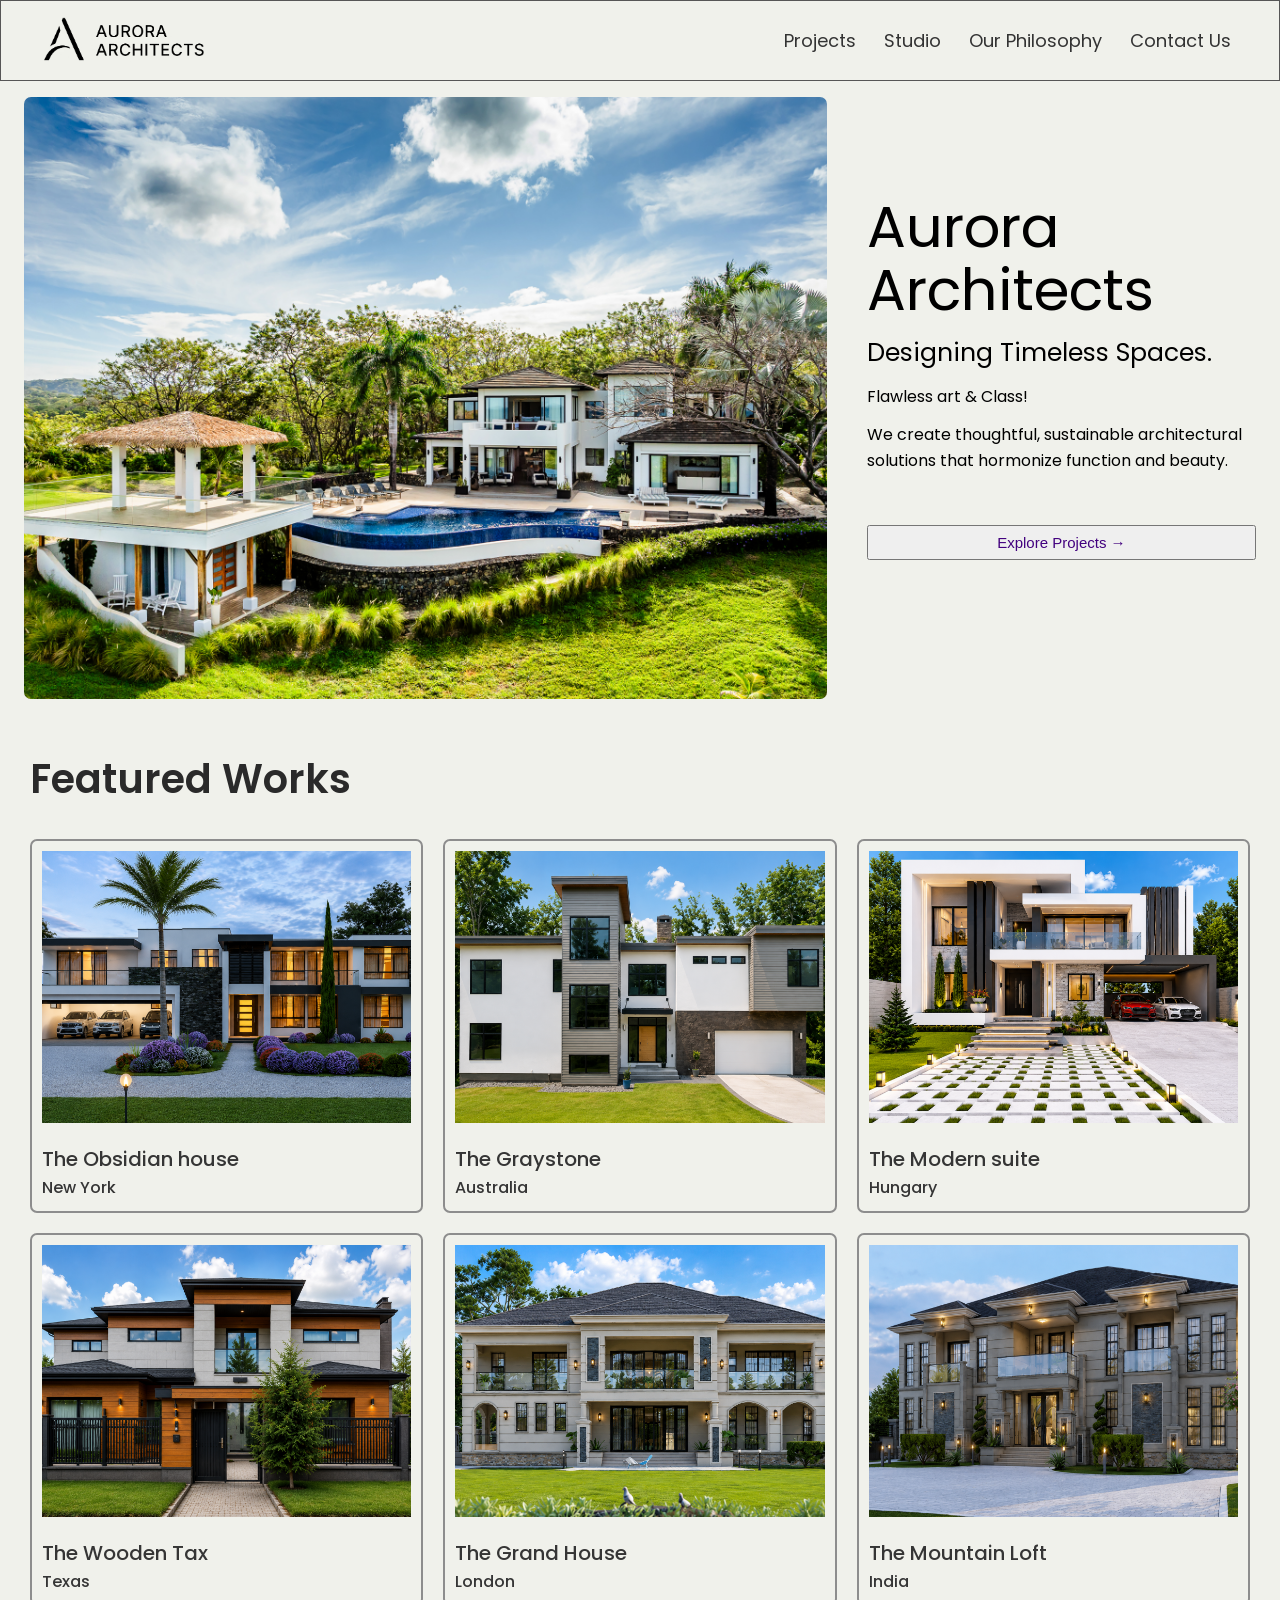
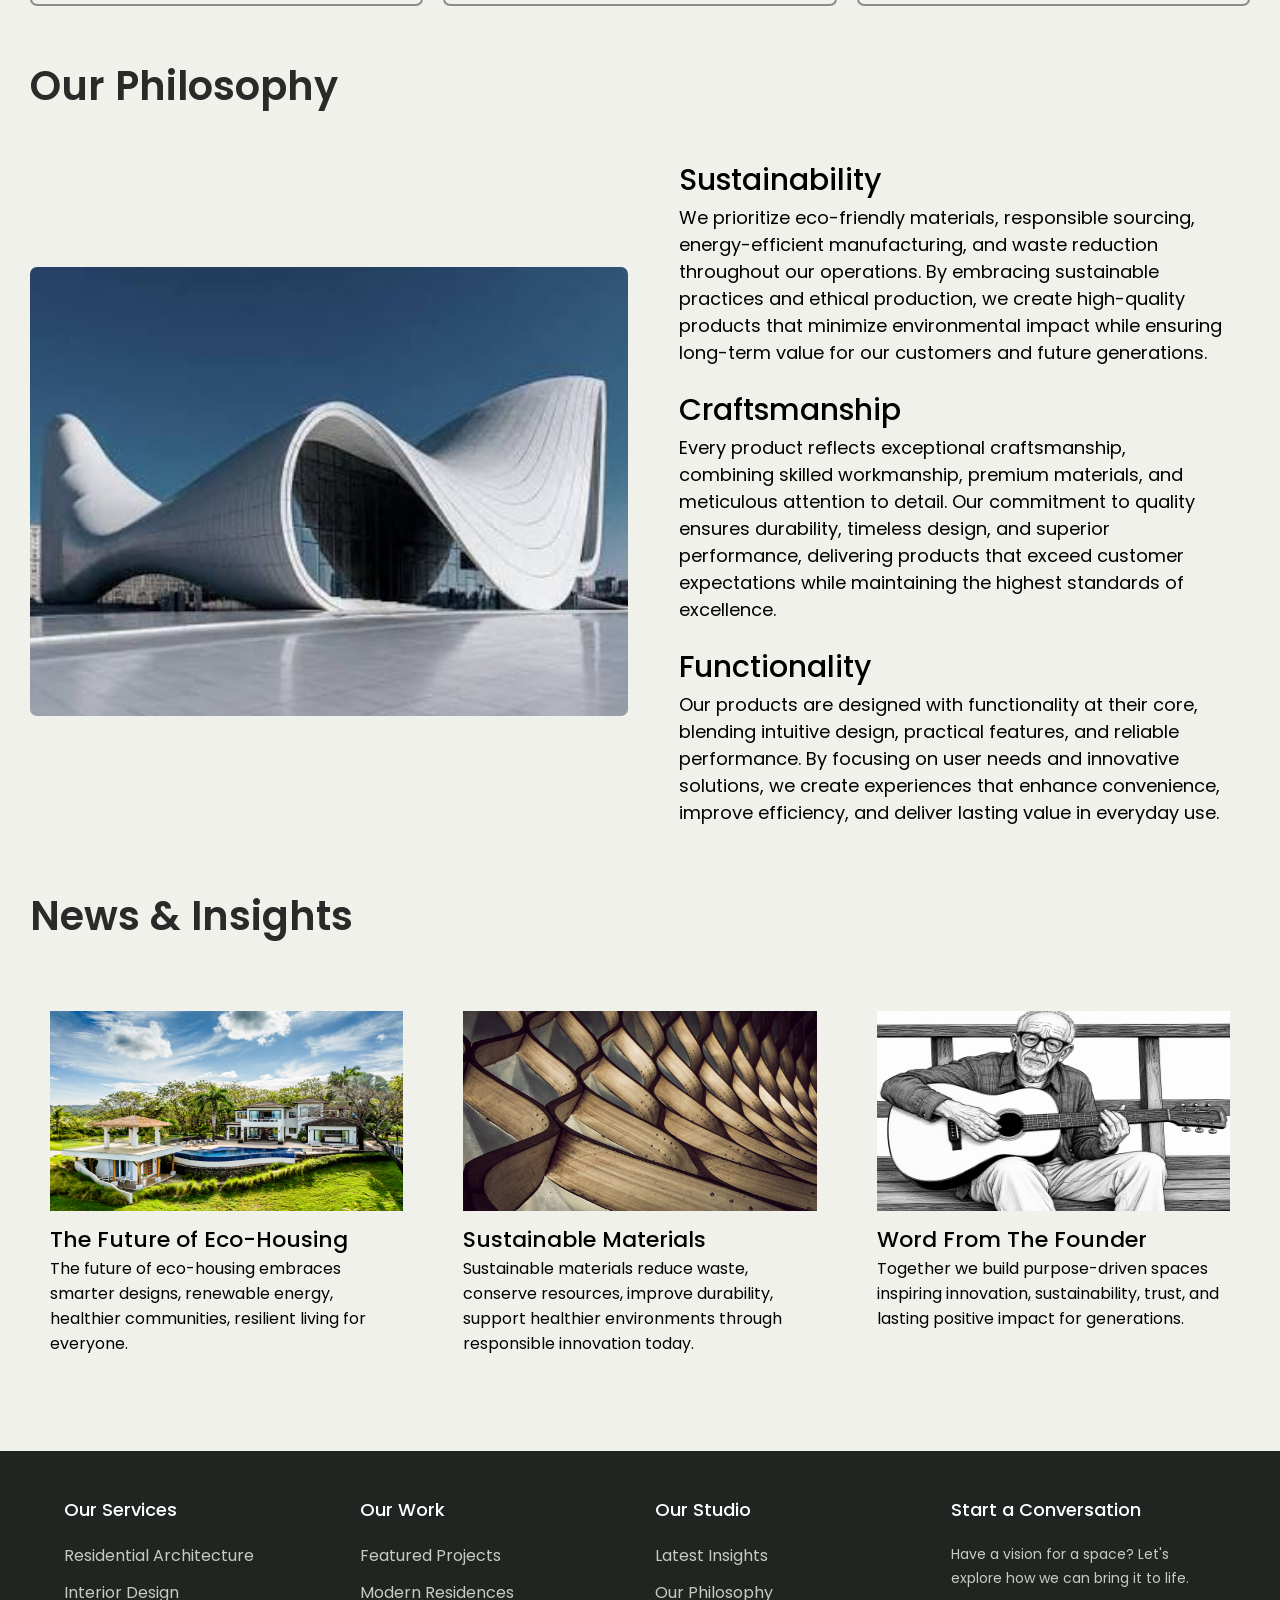
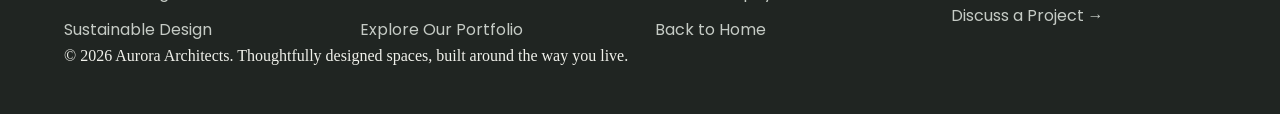
<file: index.html>
<!doctype html>
<html lang="en">
  <head>
    <meta charset="UTF-8" />
    <meta name="viewport" content="width=device-width, initial-scale=1.0" />
    <title>Aurora Architects</title>
    <link rel="stylesheet" href="./style.css" />
  </head>
  <body>
    
<div class="navbar">
  <a href="#home" aria-label="Aurora Architects home">
    <img src="./Logo.png" alt="Aurora Architects" />
  </a>

  <header>
    <nav aria-label="Main navigation">
      <ul class="hvrLine">
        <li><a href="#projects">Projects</a></li>
        <li><a href="#studio">Studio</a></li>
        <li><a href="#philosophy">Our Philosophy</a></li>
        <li><a href="#contact">Contact Us</a></li>
      </ul>
    </nav>
  </header>
</div>

    <main id="home">
      <section class="flex-container">
        <img src="./main house.jpg" alt="Projects" height="550px" />
        <div class="projects-text">
          <h3 class="heading">
            <span>Aurora</span>
            <span>Architects</span>
          </h3>
          <span>Designing Timeless Spaces.</span>
          <p class="l1">Flawless art & Class!</p>

          <p>
            We create thoughtful, sustainable architectural solutions that
            hormonize function and beauty.
          </p>
          <button id="btn">Explore Projects →</button>
        </div>
      </section>

      <section id="projects" class="featuredWorks">
        <h3 class="title">Featured Works</h3>
        <div class="bigbox">
          <div class="box">
            <img src="./images/image6.png" />
            <p>
              <span class="Hname">The Obsidian house</span>
              <span class="location">New York</span>
            </p>
          </div>
          <div class="box">
            <img src="./images/Image.png" alt="" />
            <p>
              <span class="Hname">The Graystone</span>
              <span class="location">Australia</span>
            </p>
          </div>
          <div class="box">
            <img src="./images/image2.png" alt="" />
            <p>
              <span class="Hname">The Modern suite</span>
              <span class="location">Hungary</span>
            </p>
          </div>
          <div class="box">
            <img src="./images/image3.png" alt="" />
            <p>
              <span class="Hname">The Wooden Tax</span>
              <span class="location">Texas</span>
            </p>
          </div>
          <div class="box">
            <img src="./images/image4.png" alt="" />
            <p>
              <span class="Hname">The Grand House</span>
              <span class="location">London</span>
            </p>
          </div>
          <div class="box">
            <img src="./images/image5.png" alt="" />
            <p>
              <span class="Hname">The Mountain Loft</span>
              <span class="location">India</span>
            </p>
          </div>
        </div>
      </section>

      <section id="philosophy" class="philosophy">
        <h3 class="title">Our Philosophy</h3>

        <div class="bigbox2">
          <div class="img">
            <img src="./images/dgl image.jpg" alt="image" />
          </div>
          <div class="boxes">
            <div class="tbox">
              <span class="subtitle">Sustainability</span>
              <span class="def"
                >We prioritize eco-friendly materials, responsible sourcing,
                energy-efficient manufacturing, and waste reduction throughout
                our operations. By embracing sustainable practices and ethical
                production, we create high-quality products that minimize
                environmental impact while ensuring long-term value for our
                customers and future generations.</span
              >
            </div>
            <div class="tbox">
              <span class="subtitle">Craftsmanship</span>
              <span class="def"
                >Every product reflects exceptional craftsmanship, combining
                skilled workmanship, premium materials, and meticulous attention
                to detail. Our commitment to quality ensures durability,
                timeless design, and superior performance, delivering products
                that exceed customer expectations while maintaining the highest
                standards of excellence.</span
              >
            </div>
            <div class="tbox">
              <span class="subtitle">Functionality</span>
              <span class="def"
                >Our products are designed with functionality at their core,
                blending intuitive design, practical features, and reliable
                performance. By focusing on user needs and innovative solutions,
                we create experiences that enhance convenience, improve
                efficiency, and deliver lasting value in everyday use.</span
              >
            </div>

            <!-- <div class="tbox">
              <span class="subtitle">Innovation</span>
              <span class="def">We continuously pursue innovation by combining modern technology, creative thinking, and customer insights to develop smarter, more efficient products. Through ongoing research, thoughtful design, and continuous improvement, we deliver solutions that adapt to evolving needs while maintaining the highest standards of quality, performance, and sustainability.</span>
            </div> -->
          </div>
        </div>
      </section>

      <section class="news">
        <h3 class="title">News & Insights</h3>
        <div class="box3">
          <div class="sbox3">
            <img src="./main house.jpg" alt="" height="200px" />
            <p>
              <span class="Hname">The Future of Eco-Housing</span>
              <span
                >The future of eco-housing embraces smarter designs, renewable
                energy, healthier communities, resilient living for
                everyone.</span
              >
            </p>
          </div>
          <div class="sbox3">
            <img
              src="./images/sustainable-building-materials.jpg"
              alt=""
              height="200px"
            />
            <p>
              <span class="Hname">Sustainable Materials</span>
              <span
                >Sustainable materials reduce waste, conserve resources, improve
                durability, support healthier environments through responsible
                innovation today.</span
              >
            </p>
          </div>
          <div class="sbox3">
            <img src="./images/img.png" alt="" height="200px" />
            <p>
              <span class="Hname">Word From The Founder</span>
              <span
                >Together we build purpose-driven spaces inspiring innovation,
                sustainability, trust, and lasting positive impact for
                generations.</span
              >
            </p>
          </div>
        </div>
      </section>

      
      <section class="end" id="contact">
        <div class="Cbox">
          <div class="rows">
            <h3>Our Services</h3>
            <a href="#projects">Residential Architecture</a>
            <a href="#projects">Interior Design</a>
            <a href="#philosophy">Sustainable Design</a>
          </div>
      
          <div class="rows">
            <h3>Our Work</h3>
            <a href="#projects">Featured Projects</a>
            <a href="#projects">Modern Residences</a>
            <a href="#projects">Explore Our Portfolio</a>
          </div>
      
          <div class="rows">
            <h3>Our Studio</h3>
            <a href="#studio">Latest Insights</a>
            <a href="#philosophy">Our Philosophy</a>
            <a href="#home">Back to Home</a>
          </div>
      
          <div class="rows">
            <h3>Start a Conversation</h3>
            <p>Have a vision for a space? Let's explore how we can bring it to life.</p>
            <a href="mailto:krishdewangan8055@gmail.com">
              Discuss a Project →
            </a>
          </div>
        </div>
      
        <div class="footer-bottom">
          <p>
            © 2026 Aurora Architects. Thoughtfully designed spaces,
            built around the way you live.
          </p>
        </div>
      </section>
    </main>
    <script src="script.js"></script>
  </body>
</html>
</file>
<file: style.css>
@import url("https://fonts.googleapis.com/css2?family=Poppins:ital,wght@0,100;0,200;0,300;0,400;0,500;0,600;0,700;0,800;0,900;1,100;1,200;1,300;1,400;1,500;1,600;1,700;1,800;1,900&display=swap");

* {
  padding: 0;
  margin: 0;
  box-sizing: border-box;
}

body {
  background-color: #f0f1eb;
}

.navbar {
  display: flex;
  justify-content: space-between;
  align-items: center;
  border: 0.5px solid rgb(86, 86, 86);
  height: 10vh;
  padding: 10px 40px;
}

.navbar img {
  height: 55px;
  object-fit: cover;
}

nav ul li {
  list-style: none;
  padding: 20px;
}

nav ul {
  font-size: larger;
  display: flex;
  font-family: "Poppins", sans-serif;
  font-weight: 400;
  font-style: normal;
}

.flex-container {
  width: calc(100% - 48px);
  max-width: 1600px;
  margin: 16px auto;
  display: grid;
  grid-template-columns: minmax(0, 1.65fr) minmax(0, 0.8fr);
  align-items: center;
  gap: 40px;
}

.flex-container img {
  width: 100%;
  height: 550px;
  object-fit: cover;
  border-radius: 7px;
}
.flex-container button {
  color: rgb(66, 1, 127);
  font-size: 15px;
  padding: 7px;
  margin: 40px 0px;
}
.projects-text {
  min-width: 0;
  font-family: "Poppins", sans-serif;
  margin: 0;
  display: flex;
  flex-direction: column;
  gap: 12px;
}

.projects-text h3 {
  display: flex;
  flex-direction: column;
  font-weight: 400;
  font-size: clamp(36px, 4.5vw, 60px);
  line-height: 1.1;
  margin: 0;
}

.projects-text > span:nth-of-type(1) {
  font-size: clamp(20px, 2vw, 25px);
}

.projects-text p {
  line-height: 1.6;
  overflow-wrap: anywhere;
}

.title {
  margin: 50px 0px 30px 30px;
  font-family: "Poppins", sans-serif;
  font-weight: 520;
  color: rgb(42, 42, 42);
  /* font-style: ; */
  font-size: 40px;
  /* text-decoration: underline;
  text-decoration-thickness: 2px;
  text-underline-offset: 5px; */
}

.bigbox {
  margin: 50px auto;
  display: grid;
  grid-template-columns: 1fr 1fr 1fr;
  gap: 20px;
  margin: 30px;
}
.box {
  display: flex;
  flex-direction: column;
  border: 2px solid rgb(141, 141, 141);
  border-radius: 7px;
  /* overflow: hidden; */
}

.box img {
  height: 100%;
  width: 100%;
  object-fit: cover;
  /* display: block; */
  object-position: center;
  border-radius: 15px;
  padding: 10px;
}

.box p {
  padding: 10px;
  line-height: 1.6;
  font-family: "Poppins", sans-serif;
  font-weight: 500;
  color: rgb(53, 53, 53);
}

p > .Hname {
  display: block;
  font-size: 20px;
}

.bigbox2 {
  margin: 30px;
  display: flex;
}

.tbox {
  margin: 0 17px 0 17px;
  padding: 10px;
  font-family: "Poppins", sans-serif;
}

.img img {
  border-radius: 7px;
}

.subtitle {
  font-size: 30px;
  display: block;
  line-height: 1.6;
  font-weight: 450;
}

.def {
  font-size: large;
}

.box3 {
  margin: 50px;
  display: flex;
  flex-direction: row;
}

.sbox3 {
  font-family: "Poppins", sans-serif;
  display: flex;
  flex-direction: column;
  padding: 20px;
  margin: 15px auto;
}

.sbox3 .Hname {
  font-weight: 500;
  font-size: 22px;
  margin: 12px 8px 0px 0px;
}

.Cbox {
  width: 100%;
  display: grid;
  grid-template-columns: repeat(4, minmax(0, 1fr));
  gap: 30px;
  margin: 0 auto;
}

.rows {
  display: flex;
  flex-direction: column;
  align-items: flex-start;
  gap: 12px;
  margin: 0;
}

.rows > a {
  font-family: "Poppins", sans-serif;
  color: #c5cbc5;
  text-decoration: none;
  font-style: normal;
  margin: 0;
  transition: color 0.2s ease;
}

.rows > a:hover {
  color: #ffffff;
}

.rows > h3 {
  font-family: "Poppins", sans-serif;
  font-size: 18px;
  font-weight: 500;
  margin-bottom: 8px;
  color: #ffffff;
}
html {
  scroll-behavior: smooth;
  scroll-padding-top: 20px;
}

@media (max-width: 700px) {
  .Cbox {
    grid-template-columns: repeat(2, minmax(0, 1fr));
    gap: 30px 20px;
  }

  .end {
    padding: 35px 20px;
  }
}

@media (max-width: 400px) {
  .Cbox {
    grid-template-columns: 1fr;
  }
}

.hvrLine a {
  text-decoration: none; /* Removes default underline */
  color: #333;
  font-size: 18px;
  padding: 5px 0;
  position: relative;

}

.hvrLine a::after {
  content: "";
  position: absolute;
  left: 0;
  bottom: 0;
  width: 100%;
  height: 2px; /* Line thickness */
  background-color: rgb(66, 1, 127);; /* Line colour */
  transform: scaleX(0);
  transform-origin: left;
  transition: transform 0.3s ease;
}
.hvrLine a:hover::after {
  transform: scaleX(1);
}


/* Tablets and smaller laptops */
@media (max-width: 1000px) {
  .navbar {
    padding: 12px 20px;
    gap: 16px;
  }

  .navbar img {
    max-width: 180px;
    height: auto;
  }

  nav ul li {
    padding: 8px;
  }

  .flex-container {
    grid-template-columns: minmax(0, 1.2fr) minmax(0, 0.8fr);
    gap: 24px;
  }

  .flex-container img {
    height: 420px;
  }

  .bigbox,
  .box3 {
    grid-template-columns: repeat(2, minmax(0, 1fr));
  }

}

/* Mobile phones */
@media (max-width: 700px) {
  .navbar {
    height: auto;
    flex-direction: column;
    align-items: flex-start;
    padding: 16px;
    gap: 10px;
  }

  .navbar img {
    max-width: 170px;
  }

  nav ul {
    flex-wrap: wrap;
    gap: 8px 16px;
  }

  nav ul li {
    padding: 4px 0;
  }

  .flex-container {
    width: calc(100% - 32px);
    grid-template-columns: minmax(0, 1fr);
    gap: 24px;
  }

  .flex-container img {
    width: 100%;
    height: auto;
    aspect-ratio: 4 / 3;
    object-fit: cover;
  }

  .projects-text h3 {
    font-size: clamp(36px, 10vw, 52px);
  }

  .projects-text > span:nth-of-type(1) {
    font-size: 21px;
  }

  .projects-text p {
    font-size: 15px;
  }

  .flex-container button {
    margin: 12px 0;
  }

  .bigbox,
  .box3 {
    margin: 20px 16px;
    grid-template-columns: minmax(0, 1fr);
  }

  .bigbox2 {
    margin: 20px 16px;
    grid-template-columns: minmax(0, 1fr);
  }

  .bigbox2 .img img {
    width: 100%;
    height: auto;
    aspect-ratio: 4 / 3;
    object-fit: cover;
  }

  .Cbox {
    grid-template-columns: repeat(2, minmax(0, 1fr));
    padding: 16px;
    gap: 16px;
  }
}

/* Very small phones */
@media (max-width: 380px) {
  nav ul {
    gap: 8px 12px;
  }

  nav ul li a {
    font-size: 13px;
  }

}
.end {
  background-color: #202522;
  color: #f0f1eb;
  margin-top: 60px;
  padding: 45px 5%;
}



/* Global improvements */
html {
  scroll-behavior: smooth;
  scroll-padding-top: 24px;
}

body {
  overflow-wrap: break-word;
}

img {
  max-width: 100%;
}

/* Navigation */
.navbar {
  min-height: 80px;
  height: auto;
  flex-wrap: wrap;
  gap: 12px 24px;
}

.navbar header {
  min-width: 0;
  max-width: 100%;
}

nav ul {
  flex-wrap: wrap;
  gap: 4px 12px;
}

nav ul li {
  padding: 8px;
}

/* Hero image */
.flex-container img {
  display: block;
  min-width: 0;
  aspect-ratio: 4 / 3;
  height: auto;
  object-fit: cover;
}

/* Project cards */
.bigbox {
  margin: 30px;
  grid-template-columns: repeat(3, minmax(0, 1fr));
  align-items: stretch;
}

.box {
  min-width: 0;
  overflow: hidden;
}

.box img {
  display: block;
  width: 100%;
  height: auto;
  aspect-ratio: 4 / 3;
  object-fit: cover;
  border-radius: 7px;
  padding: 10px;
}

/* Philosophy / image and text section */
.bigbox2 {
  display: grid;
  grid-template-columns: repeat(2, minmax(0, 1fr));
  align-items: center;
  gap: 24px;
}

.bigbox2 > * {
  min-width: 0;
}

.bigbox2 .img img {
  display: block;
  width: 100%;
  height: auto;
  aspect-ratio: 4 / 3;
  object-fit: cover;
}

/* News / insights cards */
.box3 {
  display: grid;
  grid-template-columns: repeat(3, minmax(0, 1fr));
  gap: 20px;
  margin: 30px;
}

.sbox3 {
  min-width: 0;
}

/* Footer */
.Cbox {
  padding: 0;
}

.footer-bottom {
  line-height: 1.7;
}

.rows p {
  color: #c5cbc5;
  font-family: "Poppins", sans-serif;
  font-size: 14px;
  line-height: 1.7;
  max-width: 260px;
}

/* Tablet */
@media (max-width: 1000px) {
  .bigbox {
    grid-template-columns: repeat(2, minmax(0, 1fr));
    margin: 24px;
  }

  .box3 {
    grid-template-columns: repeat(2, minmax(0, 1fr));
    margin: 24px;
  }

  .bigbox2 {
    grid-template-columns: 1fr;
    margin: 24px;
  }

  .navbar img {
    height: auto;
    max-width: 180px;
  }
}

/* Mobile */
@media (max-width: 700px) {
  .navbar {
    align-items: flex-start;
    padding: 16px;
  }

  nav ul {
    gap: 6px 14px;
  }

  nav ul li {
    padding: 4px 0;
  }

  nav ul li a {
    font-size: 15px;
  }

  .flex-container {
    width: calc(100% - 32px);
    grid-template-columns: minmax(0, 1fr);
  }

  .flex-container img {
    aspect-ratio: 4 / 3;
  }

  .title {
    font-size: 30px;
    margin: 32px 16px 20px;
  }

  .bigbox,
  .box3 {
    grid-template-columns: minmax(0, 1fr);
    margin: 20px 16px;
    gap: 20px;
  }

  .bigbox2 {
    grid-template-columns: minmax(0, 1fr);
    margin: 20px 16px;
  }

  .tbox {
    margin: 0;
    padding: 8px 0;
  }

  .subtitle {
    font-size: 24px;
  }

  .def {
    font-size: 16px;
    line-height: 1.7;
  }

  .box3 {
    display: grid;
  }

  .sbox3 {
    margin: 8px 0;
    padding: 12px;
  }

  .Cbox {
    grid-template-columns: repeat(2, minmax(0, 1fr));
    gap: 28px 18px;
  }
}

/* Small phones */
@media (max-width: 400px) {
  .Cbox {
    grid-template-columns: minmax(0, 1fr);
  }

  .projects-text h3 {
    font-size: 36px;
  }

  .navbar img {
    max-width: 150px;
  }
}
</file>
